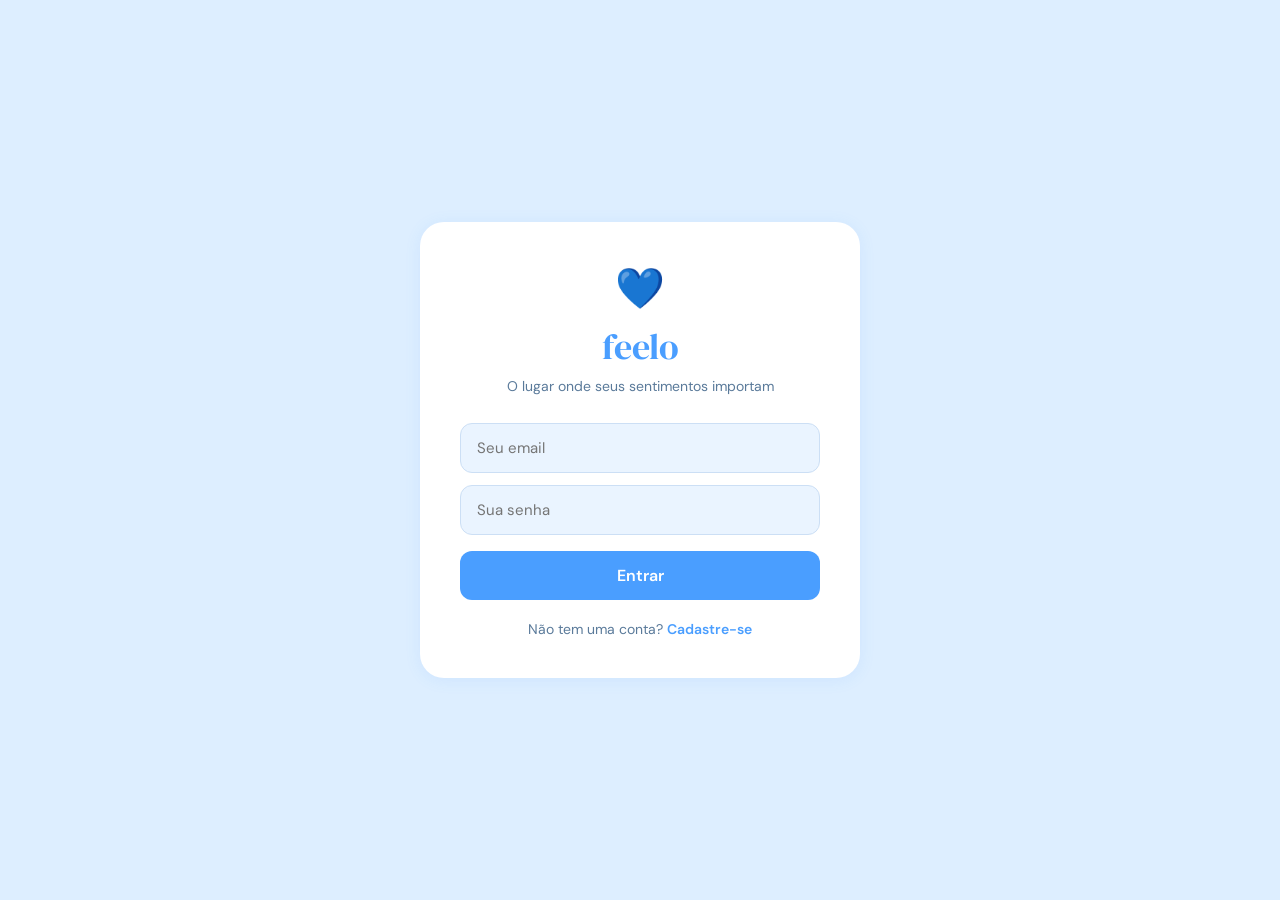
<file: login.html>
<!DOCTYPE html>
<html lang="pt-BR">
<head>
  <meta charset="UTF-8"><meta name="viewport" content="width=device-width, initial-scale=1.0">
  <title>Feelo — Entrar</title>
  <link rel="preconnect" href="https://fonts.googleapis.com">
  <link href="https://fonts.googleapis.com/css2?family=DM+Serif+Display:ital@0;1&family=DM+Sans:wght@300;400;500;600&display=swap" rel="stylesheet">
  <link rel="stylesheet" href="style.css">
</head>
<body>
  <div class="auth-wrapper">
    <div class="auth-card">
      <div style="font-size:40px;margin-bottom:8px">💙</div>
      <div class="auth-logo">feelo</div>
      <p class="auth-tagline">O lugar onde seus sentimentos importam</p>
      <input type="email" class="auth-input" placeholder="Seu email">
      <input type="password" class="auth-input" placeholder="Sua senha">
      <button class="auth-btn" onclick="window.location.href='index.html'">Entrar</button>
      <p class="auth-switch">Não tem uma conta? <a href="signup.html">Cadastre-se</a></p>
    </div>
  </div>
</body>
</html>
</file>
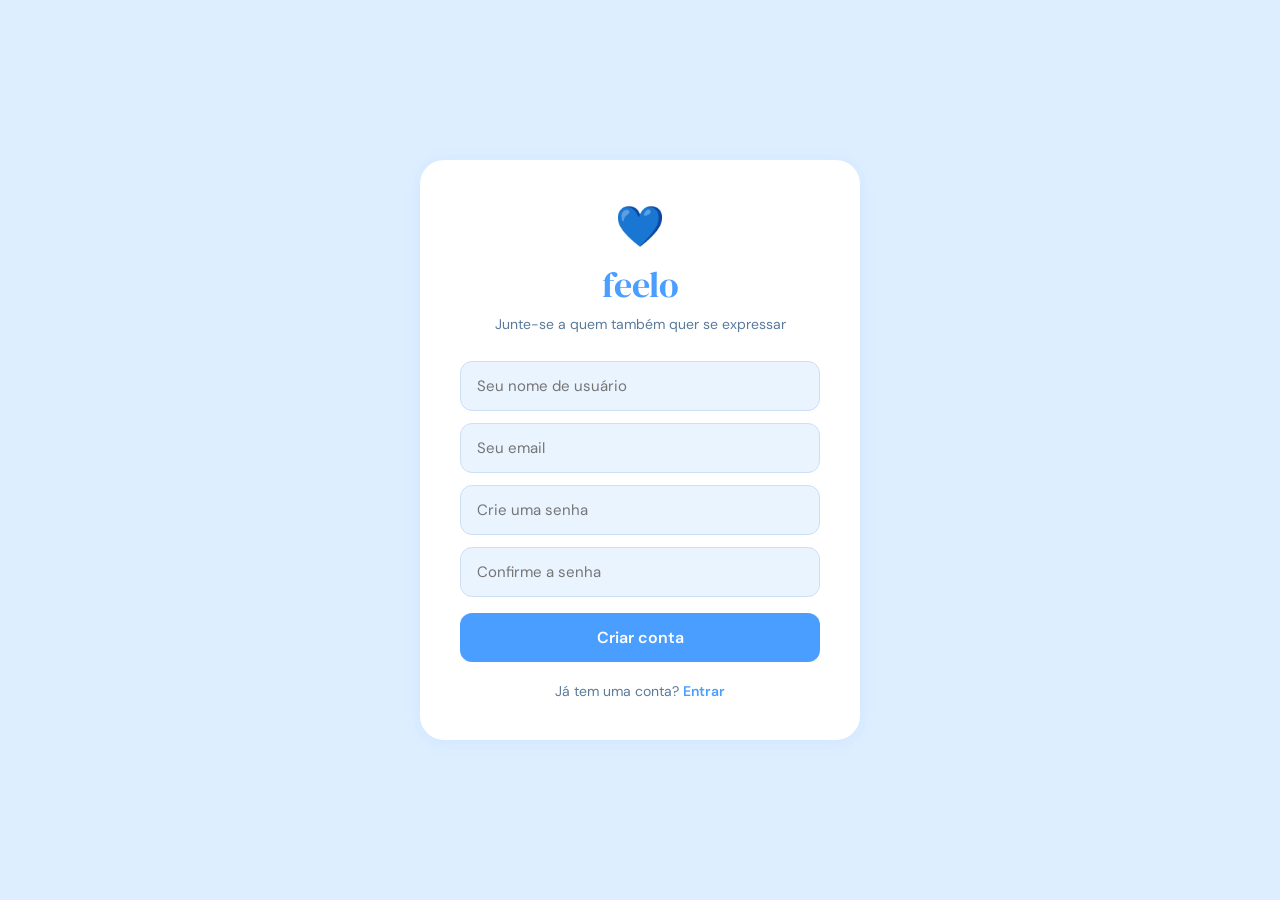
<file: signup.html>
<!DOCTYPE html>
<html lang="pt-BR">
<head>
  <meta charset="UTF-8"><meta name="viewport" content="width=device-width, initial-scale=1.0">
  <title>Feelo — Cadastro</title>
  <link rel="preconnect" href="https://fonts.googleapis.com">
  <link href="https://fonts.googleapis.com/css2?family=DM+Serif+Display:ital@0;1&family=DM+Sans:wght@300;400;500;600&display=swap" rel="stylesheet">
  <link rel="stylesheet" href="style.css">
</head>
<body>
  <div class="auth-wrapper">
    <div class="auth-card">
      <div style="font-size:40px;margin-bottom:8px">💙</div>
      <div class="auth-logo">feelo</div>
      <p class="auth-tagline">Junte-se a quem também quer se expressar</p>
      <input type="text" class="auth-input" placeholder="Seu nome de usuário">
      <input type="email" class="auth-input" placeholder="Seu email">
      <input type="password" class="auth-input" placeholder="Crie uma senha">
      <input type="password" class="auth-input" placeholder="Confirme a senha">
      <button class="auth-btn" onclick="window.location.href='index.html'">Criar conta</button>
      <p class="auth-switch">Já tem uma conta? <a href="login.html">Entrar</a></p>
    </div>
  </div>
</body>
</html>
</file>
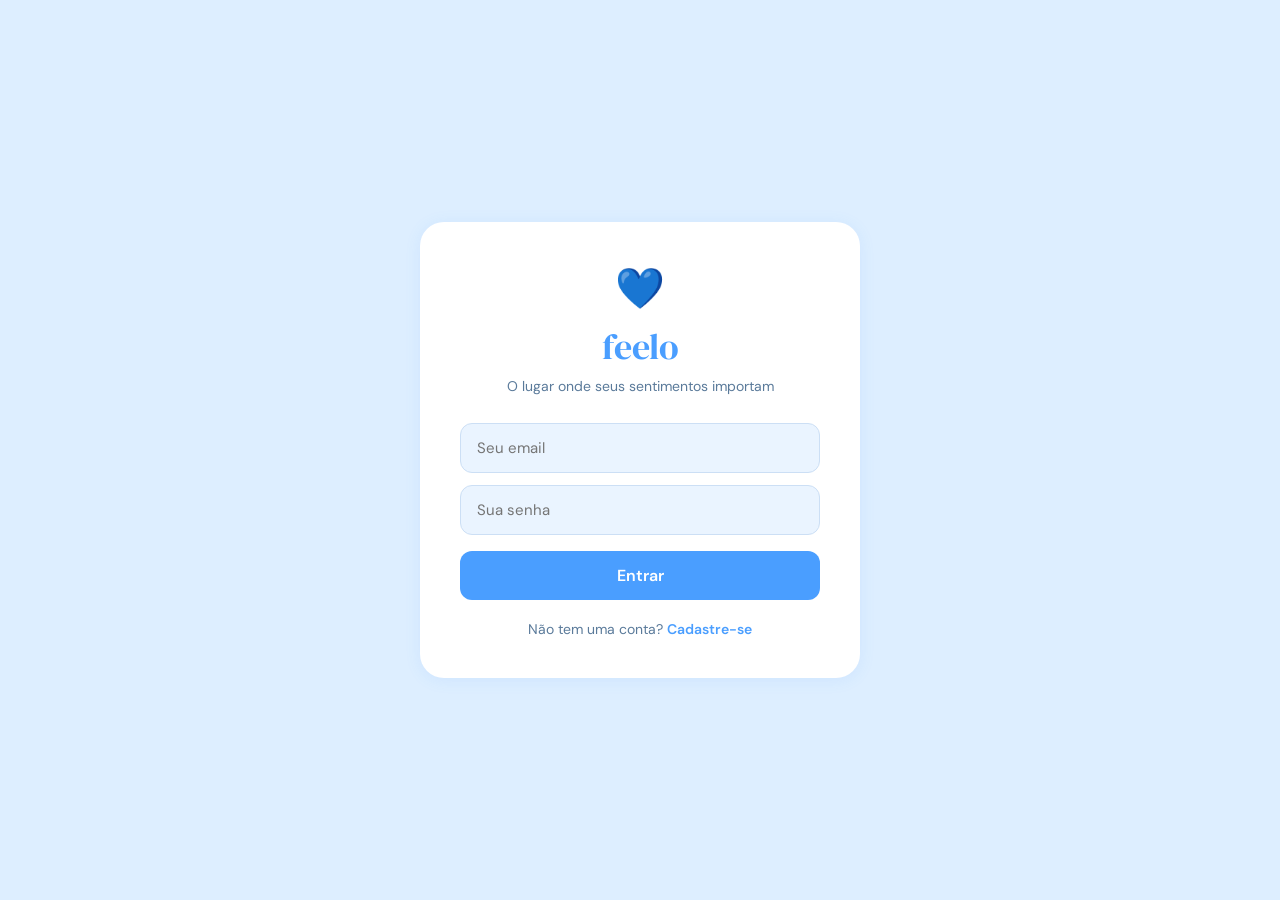
<file: pages/login.html>
<!DOCTYPE html>
<html lang="pt-BR">
<head>
  <meta charset="UTF-8"><meta name="viewport" content="width=device-width, initial-scale=1.0">
  <title>Feelo — Entrar</title>
  <link rel="preconnect" href="https://fonts.googleapis.com">
  <link href="https://fonts.googleapis.com/css2?family=DM+Serif+Display:ital@0;1&family=DM+Sans:wght@300;400;500;600&display=swap" rel="stylesheet">
  <link rel="stylesheet" href="../css/styles.css">
</head>
<body>
  <div class="auth-wrapper">
    <div class="auth-card">
      <div style="font-size:40px;margin-bottom:8px">💙</div>
      <div class="auth-logo">feelo</div>
      <p class="auth-tagline">O lugar onde seus sentimentos importam</p>
      <input type="email" class="auth-input" placeholder="Seu email">
      <input type="password" class="auth-input" placeholder="Sua senha">
      <button class="auth-btn" onclick="window.location.href='index.html'">Entrar</button>
      <p class="auth-switch">Não tem uma conta? <a href="signup.html">Cadastre-se</a></p>
    </div>
  </div>
</body>
</html>
</file>
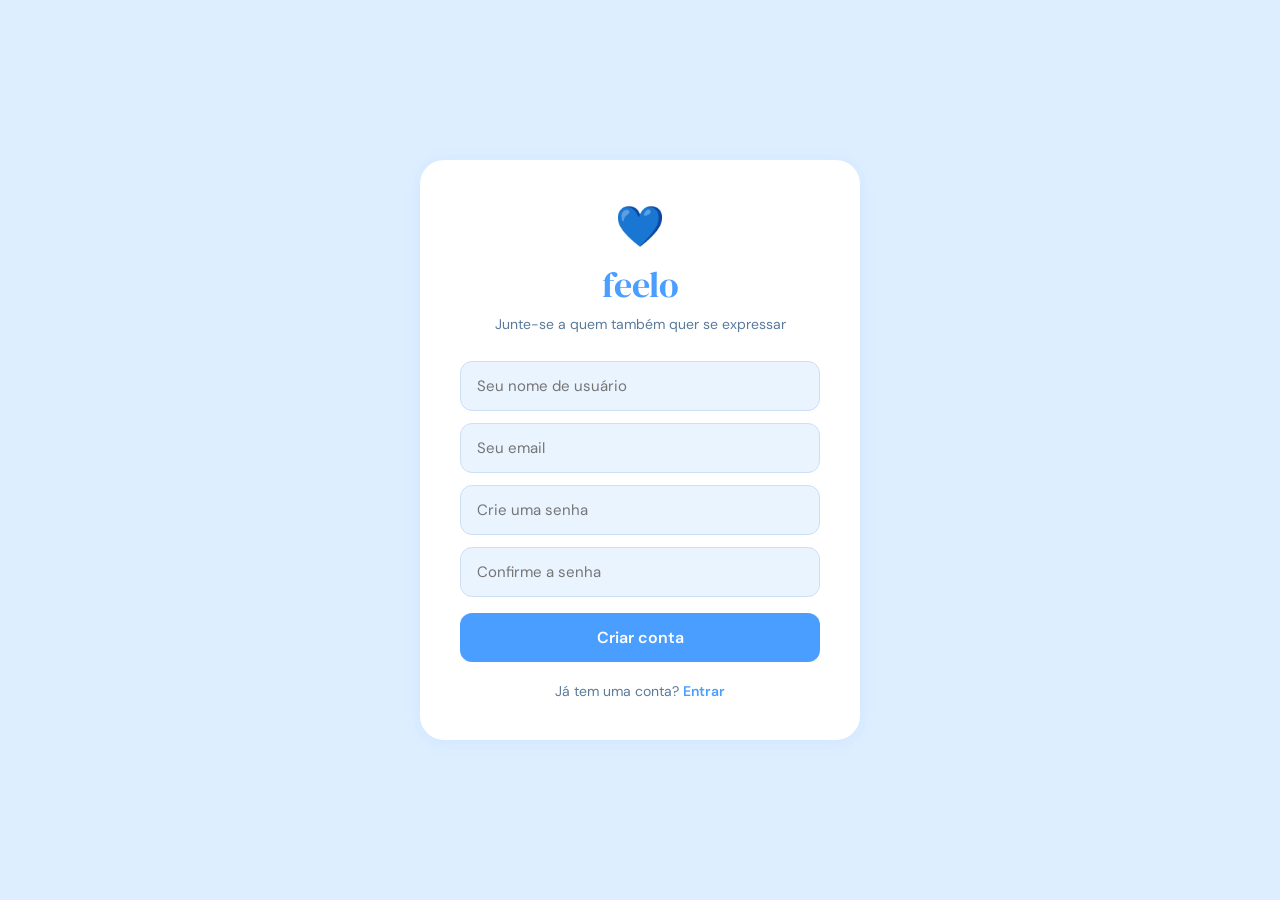
<file: pages/signup.html>
<!DOCTYPE html>
<html lang="pt-BR">
<head>
  <meta charset="UTF-8"><meta name="viewport" content="width=device-width, initial-scale=1.0">
  <title>Feelo — Cadastro</title>
  <link rel="preconnect" href="https://fonts.googleapis.com">
  <link href="https://fonts.googleapis.com/css2?family=DM+Serif+Display:ital@0;1&family=DM+Sans:wght@300;400;500;600&display=swap" rel="stylesheet">
  <link rel="stylesheet" href="../css/styles.css">
</head>
<body>
  <div class="auth-wrapper">
    <div class="auth-card">
      <div style="font-size:40px;margin-bottom:8px">💙</div>
      <div class="auth-logo">feelo</div>
      <p class="auth-tagline">Junte-se a quem também quer se expressar</p>
      <input type="text" class="auth-input" placeholder="Seu nome de usuário">
      <input type="email" class="auth-input" placeholder="Seu email">
      <input type="password" class="auth-input" placeholder="Crie uma senha">
      <input type="password" class="auth-input" placeholder="Confirme a senha">
      <button class="auth-btn" onclick="window.location.href='index.html'">Criar conta</button>
      <p class="auth-switch">Já tem uma conta? <a href="login.html">Entrar</a></p>
    </div>
  </div>
</body>
</html>
</file>
<file: style.css>
/* ===== FEELO — BABY BLUE SOCIAL NETWORK ===== */

:root {
  --bg: #ddeeff;
  --bg2: #eaf4ff;
  --surface: #f0f7ff;
  --surface2: #e2efff;
  --accent: #4a9eff;
  --accent-dark: #2879d8;
  --accent-light: #c5dfff;
  --text: #1a2a3a;
  --text-muted: #5a7a9a;
  --border: #ccdff5;
  --white: #ffffff;
  --shadow: 0 2px 16px rgba(74, 158, 255, 0.10);
  --radius: 16px;
}

* { margin: 0; padding: 0; box-sizing: border-box; }

body {
  font-family: 'DM Sans', sans-serif;
  background: var(--bg);
  color: var(--text);
  min-height: 100vh;
  display: grid;
  grid-template-columns: 260px 1fr 300px;
  gap: 0;
}

/* ===== SIDEBAR ===== */
.sidebar {
  width: 260px;
  height: 100vh;
  position: sticky;
  top: 0;
  padding: 24px 16px;
  display: flex;
  flex-direction: column;
  gap: 8px;
  background: var(--surface);
  border-right: 1px solid var(--border);
}

.logo {
  display: flex;
  align-items: center;
  gap: 10px;
  padding: 8px 12px 20px;
}

.logo-icon svg {
  width: 36px;
  height: 36px;
}

.logo-text {
  font-family: 'DM Serif Display', serif;
  font-size: 28px;
  color: var(--accent);
  letter-spacing: -1px;
}

.nav-links {
  display: flex;
  flex-direction: column;
  gap: 2px;
  flex: 1;
}

.nav-item {
  display: flex;
  align-items: center;
  gap: 14px;
  padding: 12px 16px;
  border-radius: 12px;
  text-decoration: none;
  color: var(--text-muted);
  font-size: 15px;
  font-weight: 500;
  transition: all 0.2s;
  position: relative;
}

.nav-item svg {
  width: 22px;
  height: 22px;
  flex-shrink: 0;
}

.nav-item:hover {
  background: var(--accent-light);
  color: var(--accent-dark);
}

.nav-item.active {
  background: var(--accent);
  color: white;
}

.nav-item.active svg {
  stroke: white;
}

.badge {
  background: var(--accent);
  color: white;
  font-size: 11px;
  font-weight: 600;
  padding: 2px 7px;
  border-radius: 20px;
  margin-left: auto;
}

.nav-item.active .badge {
  background: white;
  color: var(--accent);
}

.post-btn {
  display: flex;
  align-items: center;
  justify-content: center;
  gap: 8px;
  background: var(--accent);
  color: white;
  border: none;
  border-radius: 12px;
  padding: 14px 20px;
  font-size: 15px;
  font-weight: 600;
  font-family: 'DM Sans', sans-serif;
  cursor: pointer;
  transition: all 0.2s;
  margin: 8px 0;
}

.post-btn svg {
  width: 18px;
  height: 18px;
}

.post-btn:hover {
  background: var(--accent-dark);
  transform: translateY(-1px);
  box-shadow: 0 4px 16px rgba(74, 158, 255, 0.35);
}

.sidebar-user {
  display: flex;
  align-items: center;
  gap: 10px;
  padding: 12px;
  border-radius: 12px;
  background: var(--surface2);
  margin-top: auto;
}

.user-avatar-sm {
  width: 38px;
  height: 38px;
  border-radius: 50%;
  object-fit: cover;
  border: 2px solid var(--accent-light);
}

.user-name-sm {
  font-size: 14px;
  font-weight: 600;
  color: var(--text);
}

.user-handle {
  font-size: 12px;
  color: var(--text-muted);
}

/* ===== MAIN CONTENT ===== */
.main-content {
  max-width: 600px;
  width: 100%;
  justify-self: center;
  padding: 0 0 60px;
  border-right: 1px solid var(--border);
  border-left: 1px solid var(--border);
}

.feed-header {
  position: sticky;
  top: 0;
  background: rgba(240, 247, 255, 0.92);
  backdrop-filter: blur(12px);
  padding: 16px 24px 0;
  z-index: 100;
  border-bottom: 1px solid var(--border);
}

.feed-header h1 {
  font-family: 'DM Serif Display', serif;
  font-size: 22px;
  color: var(--text);
  margin-bottom: 12px;
}

.feed-tabs {
  display: flex;
  gap: 0;
}

.tab {
  flex: 1;
  text-align: center;
  padding: 12px;
  text-decoration: none;
  color: var(--text-muted);
  font-size: 15px;
  font-weight: 500;
  border-bottom: 3px solid transparent;
  transition: all 0.2s;
}

.tab.active {
  color: var(--accent);
  border-bottom-color: var(--accent);
  font-weight: 600;
}

.tab:hover {
  color: var(--accent);
  background: var(--accent-light);
}

/* ===== COMPOSE BOX ===== */
.compose-box {
  display: flex;
  gap: 12px;
  padding: 16px 20px;
  border-bottom: 1px solid var(--border);
  background: var(--surface);
}

.user-avatar {
  width: 44px;
  height: 44px;
  border-radius: 50%;
  object-fit: cover;
  border: 2px solid var(--accent-light);
  flex-shrink: 0;
}

.avatar-placeholder {
  width: 44px;
  height: 44px;
  border-radius: 50%;
  display: flex;
  align-items: center;
  justify-content: center;
  font-size: 14px;
  font-weight: 700;
  color: var(--text);
  flex-shrink: 0;
  border: 2px solid var(--border);
}

.compose-inner {
  flex: 1;
  display: flex;
  flex-direction: column;
  gap: 10px;
}

.compose-input {
  width: 100%;
  border: none;
  background: none;
  font-size: 16px;
  font-family: 'DM Sans', sans-serif;
  color: var(--text);
  outline: none;
  padding: 8px 0;
  cursor: pointer;
}

.compose-input::placeholder { color: var(--text-muted); }

.compose-actions {
  display: flex;
  align-items: center;
  gap: 8px;
  border-top: 1px solid var(--border);
  padding-top: 10px;
}

.compose-emoji, .compose-photo {
  background: var(--bg2);
  border: 1px solid var(--border);
  border-radius: 20px;
  padding: 6px 14px;
  font-size: 13px;
  font-family: 'DM Sans', sans-serif;
  cursor: pointer;
  color: var(--text-muted);
  transition: all 0.2s;
}

.compose-emoji:hover, .compose-photo:hover {
  background: var(--accent-light);
  color: var(--accent-dark);
  border-color: var(--accent);
}

.compose-submit {
  margin-left: auto;
  background: var(--accent);
  color: white;
  border: none;
  border-radius: 20px;
  padding: 8px 20px;
  font-size: 14px;
  font-weight: 600;
  font-family: 'DM Sans', sans-serif;
  cursor: pointer;
  transition: all 0.2s;
}

.compose-submit:hover { background: var(--accent-dark); }

/* ===== POST CARD ===== */
.post-card {
  padding: 20px;
  border-bottom: 1px solid var(--border);
  background: var(--surface);
  transition: background 0.2s;
}

.post-card:hover { background: var(--bg2); }

.post-card.new-post {
  animation: fadeSlideIn 0.4s ease;
  background: var(--accent-light);
}

@keyframes fadeSlideIn {
  from { opacity: 0; transform: translateY(-10px); }
  to   { opacity: 1; transform: translateY(0); }
}

.post-header {
  display: flex;
  align-items: center;
  gap: 10px;
  margin-bottom: 12px;
}

.post-user-info {
  flex: 1;
  display: flex;
  flex-direction: column;
  gap: 2px;
}

.post-name {
  font-size: 15px;
  font-weight: 600;
  color: var(--text);
}

.post-handle {
  font-size: 13px;
  color: var(--text-muted);
}

.feeling-tag {
  background: var(--accent-light);
  color: var(--accent-dark);
  border: 1px solid var(--accent);
  border-radius: 20px;
  padding: 4px 12px;
  font-size: 12px;
  font-weight: 600;
  white-space: nowrap;
}

.post-text {
  font-size: 15px;
  line-height: 1.6;
  color: var(--text);
  margin-bottom: 14px;
}

.post-image {
  width: 100%;
  border-radius: 12px;
  margin-bottom: 14px;
  max-height: 320px;
  object-fit: cover;
  display: block;
}

.post-actions {
  display: flex;
  gap: 4px;
}

.action-btn {
  display: flex;
  align-items: center;
  gap: 6px;
  padding: 7px 14px;
  border: none;
  background: none;
  border-radius: 20px;
  font-size: 13px;
  color: var(--text-muted);
  cursor: pointer;
  font-family: 'DM Sans', sans-serif;
  transition: all 0.2s;
}

.action-btn svg {
  width: 17px;
  height: 17px;
}

.action-btn:hover {
  background: var(--accent-light);
  color: var(--accent);
}

.action-btn.liked {
  color: #e74c6f;
}

.action-btn.liked svg {
  fill: #e74c6f;
  stroke: #e74c6f;
}

/* ===== RIGHT SIDEBAR ===== */
.right-sidebar {
  padding: 20px 16px;
  display: flex;
  flex-direction: column;
  gap: 16px;
  height: 100vh;
  position: sticky;
  top: 0;
  overflow-y: auto;
}

.search-box {
  display: flex;
  align-items: center;
  gap: 10px;
  background: var(--surface);
  border: 1px solid var(--border);
  border-radius: 24px;
  padding: 10px 16px;
}

.search-box svg {
  width: 18px;
  height: 18px;
  stroke: var(--text-muted);
  flex-shrink: 0;
}

.search-box input {
  border: none;
  background: none;
  font-size: 14px;
  font-family: 'DM Sans', sans-serif;
  color: var(--text);
  outline: none;
  width: 100%;
}

.search-box input::placeholder { color: var(--text-muted); }

.widget {
  background: var(--surface);
  border: 1px solid var(--border);
  border-radius: var(--radius);
  padding: 16px;
}

.widget-title {
  font-family: 'DM Serif Display', serif;
  font-size: 17px;
  color: var(--text);
  margin-bottom: 14px;
}

.trend-item {
  display: flex;
  align-items: center;
  gap: 12px;
  padding: 8px 0;
  border-bottom: 1px solid var(--border);
  cursor: pointer;
  transition: all 0.2s;
  border-radius: 8px;
}

.trend-item:last-child { border-bottom: none; }

.trend-item:hover { background: var(--bg2); padding-left: 6px; }

.trend-emoji {
  font-size: 20px;
  width: 36px;
  height: 36px;
  background: var(--bg2);
  border-radius: 10px;
  display: flex;
  align-items: center;
  justify-content: center;
  flex-shrink: 0;
}

.trend-name {
  font-size: 14px;
  font-weight: 600;
  color: var(--text);
}

.trend-count {
  font-size: 12px;
  color: var(--text-muted);
}

.suggest-item {
  display: flex;
  align-items: center;
  gap: 10px;
  padding: 8px 0;
  border-bottom: 1px solid var(--border);
}

.suggest-item:last-child { border-bottom: none; }

.suggest-item .avatar-placeholder {
  width: 38px;
  height: 38px;
  font-size: 12px;
}

.suggest-info { flex: 1; }

.suggest-name {
  font-size: 14px;
  font-weight: 600;
  color: var(--text);
}

.suggest-handle {
  font-size: 12px;
  color: var(--text-muted);
}

.follow-btn {
  background: var(--text);
  color: white;
  border: none;
  border-radius: 20px;
  padding: 6px 14px;
  font-size: 13px;
  font-weight: 600;
  font-family: 'DM Sans', sans-serif;
  cursor: pointer;
  transition: all 0.2s;
}

.follow-btn:hover {
  background: var(--accent);
}

.footer-links {
  font-size: 12px;
  color: var(--text-muted);
  line-height: 2;
}

.footer-links a {
  text-decoration: none;
  color: var(--text-muted);
}

.footer-links a:hover { color: var(--accent); }

/* ===== MODAL ===== */
.modal-overlay {
  position: fixed;
  inset: 0;
  background: rgba(74, 158, 255, 0.18);
  backdrop-filter: blur(4px);
  z-index: 1000;
  display: flex;
  align-items: center;
  justify-content: center;
  opacity: 0;
  pointer-events: none;
  transition: opacity 0.25s;
}

.modal-overlay.active {
  opacity: 1;
  pointer-events: all;
}

.modal-box {
  background: var(--white);
  border-radius: 20px;
  padding: 28px;
  width: 520px;
  max-width: 95vw;
  box-shadow: 0 20px 60px rgba(0,0,0,0.15);
  position: relative;
  transform: translateY(20px);
  transition: transform 0.25s;
}

.modal-overlay.active .modal-box {
  transform: translateY(0);
}

.modal-close {
  position: absolute;
  top: 16px;
  right: 16px;
  background: var(--bg2);
  border: none;
  border-radius: 50%;
  width: 32px;
  height: 32px;
  font-size: 14px;
  cursor: pointer;
  color: var(--text-muted);
  transition: all 0.2s;
}

.modal-close:hover { background: var(--accent-light); color: var(--accent); }

.modal-title {
  font-family: 'DM Serif Display', serif;
  font-size: 22px;
  color: var(--text);
  margin-bottom: 16px;
}

.modal-user {
  display: flex;
  align-items: center;
  gap: 10px;
  margin-bottom: 16px;
  font-size: 15px;
  font-weight: 600;
  color: var(--text);
}

.modal-user img {
  width: 40px;
  height: 40px;
  border-radius: 50%;
  border: 2px solid var(--accent-light);
}

.feeling-picker {
  display: flex;
  flex-wrap: wrap;
  gap: 8px;
  margin-bottom: 16px;
}

.feel-option {
  background: var(--bg2);
  border: 1.5px solid var(--border);
  border-radius: 20px;
  padding: 6px 14px;
  font-size: 13px;
  cursor: pointer;
  transition: all 0.2s;
  color: var(--text-muted);
  font-family: 'DM Sans', sans-serif;
}

.feel-option:hover {
  background: var(--accent-light);
  border-color: var(--accent);
  color: var(--accent-dark);
}

.feel-option.selected {
  background: var(--accent);
  border-color: var(--accent);
  color: white;
}

.modal-textarea {
  width: 100%;
  min-height: 120px;
  border: 1.5px solid var(--border);
  border-radius: 12px;
  padding: 14px;
  font-size: 15px;
  font-family: 'DM Sans', sans-serif;
  color: var(--text);
  background: var(--bg2);
  resize: vertical;
  outline: none;
  transition: border-color 0.2s;
  margin-bottom: 16px;
}

.modal-textarea:focus { border-color: var(--accent); background: var(--white); }

.modal-submit {
  width: 100%;
  background: var(--accent);
  color: white;
  border: none;
  border-radius: 12px;
  padding: 14px;
  font-size: 16px;
  font-weight: 600;
  font-family: 'DM Sans', sans-serif;
  cursor: pointer;
  transition: all 0.2s;
}

.modal-submit:hover {
  background: var(--accent-dark);
  transform: translateY(-1px);
  box-shadow: 0 4px 16px rgba(74, 158, 255, 0.35);
}

/* ===== GENERIC PAGES (profile, explore, etc) ===== */
.page-header {
  position: sticky;
  top: 0;
  background: rgba(240, 247, 255, 0.92);
  backdrop-filter: blur(12px);
  padding: 16px 24px;
  z-index: 100;
  border-bottom: 1px solid var(--border);
  display: flex;
  align-items: center;
  gap: 12px;
}

.back-btn {
  background: none;
  border: none;
  cursor: pointer;
  color: var(--text-muted);
  display: flex;
  align-items: center;
}

.back-btn svg { width: 22px; height: 22px; }
.back-btn:hover { color: var(--accent); }

.page-header h1 {
  font-family: 'DM Serif Display', serif;
  font-size: 20px;
  color: var(--text);
}

/* Profile Cover */
.profile-cover {
  height: 160px;
  background: linear-gradient(135deg, var(--accent-light), var(--accent));
  position: relative;
}

.profile-avatar-wrap {
  position: absolute;
  bottom: -28px;
  left: 20px;
}

.profile-avatar {
  width: 80px;
  height: 80px;
  border-radius: 50%;
  border: 4px solid var(--surface);
  object-fit: cover;
}

.profile-info-section {
  padding: 44px 20px 20px;
  border-bottom: 1px solid var(--border);
}

.profile-name {
  font-family: 'DM Serif Display', serif;
  font-size: 22px;
  color: var(--text);
}

.profile-handle {
  font-size: 14px;
  color: var(--text-muted);
  margin-bottom: 10px;
}

.profile-bio {
  font-size: 15px;
  line-height: 1.5;
  color: var(--text);
  margin-bottom: 14px;
}

.profile-stats {
  display: flex;
  gap: 20px;
}

.profile-stat span {
  font-weight: 700;
  color: var(--text);
}

.profile-stat {
  font-size: 14px;
  color: var(--text-muted);
}

/* Explore grid */
.explore-grid {
  display: grid;
  grid-template-columns: 1fr 1fr;
  gap: 1px;
  background: var(--border);
}

.explore-cell {
  background: var(--surface);
  padding: 16px;
  cursor: pointer;
  transition: background 0.2s;
}

.explore-cell:hover { background: var(--bg2); }

.explore-emoji { font-size: 28px; margin-bottom: 8px; }
.explore-label { font-size: 14px; font-weight: 600; color: var(--text); }
.explore-count { font-size: 12px; color: var(--text-muted); }

/* Empty state */
.empty-state {
  text-align: center;
  padding: 60px 24px;
  color: var(--text-muted);
}

.empty-icon { font-size: 48px; margin-bottom: 12px; }
.empty-title { font-family: 'DM Serif Display', serif; font-size: 20px; color: var(--text); margin-bottom: 8px; }
.empty-text { font-size: 14px; line-height: 1.6; }

/* Auth pages */
.auth-wrapper {
  grid-column: 1 / -1;
  display: flex;
  align-items: center;
  justify-content: center;
  min-height: 100vh;
  background: var(--bg);
}

.auth-card {
  background: var(--white);
  border-radius: 24px;
  padding: 40px;
  width: 440px;
  max-width: 95vw;
  box-shadow: var(--shadow);
  text-align: center;
}

.auth-logo {
  font-family: 'DM Serif Display', serif;
  font-size: 36px;
  color: var(--accent);
  margin-bottom: 6px;
}

.auth-tagline {
  font-size: 14px;
  color: var(--text-muted);
  margin-bottom: 28px;
}

.auth-input {
  width: 100%;
  background: var(--bg2);
  border: 1.5px solid var(--border);
  border-radius: 12px;
  padding: 14px 16px;
  font-size: 15px;
  font-family: 'DM Sans', sans-serif;
  color: var(--text);
  outline: none;
  margin-bottom: 12px;
  transition: border-color 0.2s;
}

.auth-input:focus { border-color: var(--accent); background: var(--white); }

.auth-btn {
  width: 100%;
  background: var(--accent);
  color: white;
  border: none;
  border-radius: 12px;
  padding: 14px;
  font-size: 16px;
  font-weight: 600;
  font-family: 'DM Sans', sans-serif;
  cursor: pointer;
  transition: all 0.2s;
  margin-top: 4px;
}

.auth-btn:hover {
  background: var(--accent-dark);
  box-shadow: 0 4px 16px rgba(74, 158, 255, 0.35);
}

.auth-switch {
  margin-top: 20px;
  font-size: 14px;
  color: var(--text-muted);
}

.auth-switch a { color: var(--accent); font-weight: 600; text-decoration: none; }
.auth-switch a:hover { text-decoration: underline; }

/* Notification items */
.notif-item {
  display: flex;
  align-items: flex-start;
  gap: 12px;
  padding: 16px 20px;
  border-bottom: 1px solid var(--border);
  background: var(--surface);
  transition: background 0.2s;
  cursor: pointer;
}

.notif-item:hover { background: var(--bg2); }
.notif-item.unread { background: var(--accent-light); }

.notif-icon {
  width: 40px;
  height: 40px;
  border-radius: 50%;
  background: var(--bg2);
  display: flex;
  align-items: center;
  justify-content: center;
  font-size: 18px;
  flex-shrink: 0;
}

.notif-text {
  font-size: 14px;
  line-height: 1.5;
  color: var(--text);
}

.notif-time {
  font-size: 12px;
  color: var(--text-muted);
  margin-top: 4px;
}

/* Messages */
.conversation-list { border-bottom: 1px solid var(--border); }

.convo-item {
  display: flex;
  align-items: center;
  gap: 12px;
  padding: 14px 20px;
  cursor: pointer;
  transition: background 0.2s;
  border-bottom: 1px solid var(--border);
}

.convo-item:hover { background: var(--bg2); }

.convo-avatar { width: 48px; height: 48px; border-radius: 50%; flex-shrink: 0; }

.convo-info { flex: 1; min-width: 0; }
.convo-name { font-size: 15px; font-weight: 600; color: var(--text); }
.convo-preview { font-size: 13px; color: var(--text-muted); white-space: nowrap; overflow: hidden; text-overflow: ellipsis; }

.convo-meta { text-align: right; }
.convo-time { font-size: 12px; color: var(--text-muted); }
.unread-dot { width: 8px; height: 8px; background: var(--accent); border-radius: 50%; margin-left: auto; margin-top: 4px; }

/* Responsive */
@media (max-width: 1200px) {
  body { grid-template-columns: 72px 1fr 0px; }
  .right-sidebar { display: none; }
  .sidebar { width: 72px; padding: 16px 8px; }
  .logo-text, .nav-item span, .post-btn span, .sidebar-user div, .post-btn svg + * { display: none; }
  .nav-item { justify-content: center; padding: 12px; }
  .post-btn { padding: 14px; width: 48px; height: 48px; border-radius: 50%; }
  .sidebar-user { justify-content: center; }
}

@media (max-width: 640px) {
  body { grid-template-columns: 0px 1fr 0px; }
  .sidebar { display: none; }
  .main-content { max-width: 100%; }
}
</file>
<file: css/styles.css>
/* ===== FEELO — BABY BLUE SOCIAL NETWORK ===== */

:root {
  --bg: #ddeeff;
  --bg2: #eaf4ff;
  --surface: #f0f7ff;
  --surface2: #e2efff;
  --accent: #4a9eff;
  --accent-dark: #2879d8;
  --accent-light: #c5dfff;
  --text: #1a2a3a;
  --text-muted: #5a7a9a;
  --border: #ccdff5;
  --white: #ffffff;
  --shadow: 0 2px 16px rgba(74, 158, 255, 0.10);
  --radius: 16px;
}

* { margin: 0; padding: 0; box-sizing: border-box; }

body {
  font-family: 'DM Sans', sans-serif;
  background: var(--bg);
  color: var(--text);
  min-height: 100vh;
  display: grid;
  grid-template-columns: 260px 1fr 300px;
  gap: 0;
}

/* ===== SIDEBAR ===== */
.sidebar {
  width: 260px;
  height: 100vh;
  position: sticky;
  top: 0;
  padding: 24px 16px;
  display: flex;
  flex-direction: column;
  gap: 8px;
  background: var(--surface);
  border-right: 1px solid var(--border);
}

.logo {
  display: flex;
  align-items: center;
  gap: 10px;
  padding: 8px 12px 20px;
}

.logo-icon svg {
  width: 36px;
  height: 36px;
}

.logo-text {
  font-family: 'DM Serif Display', serif;
  font-size: 28px;
  color: var(--accent);
  letter-spacing: -1px;
}

.nav-links {
  display: flex;
  flex-direction: column;
  gap: 2px;
  flex: 1;
}

.nav-item {
  display: flex;
  align-items: center;
  gap: 14px;
  padding: 12px 16px;
  border-radius: 12px;
  text-decoration: none;
  color: var(--text-muted);
  font-size: 15px;
  font-weight: 500;
  transition: all 0.2s;
  position: relative;
}

.nav-item svg {
  width: 22px;
  height: 22px;
  flex-shrink: 0;
}

.nav-item:hover {
  background: var(--accent-light);
  color: var(--accent-dark);
}

.nav-item.active {
  background: var(--accent);
  color: white;
}

.nav-item.active svg {
  stroke: white;
}

.badge {
  background: var(--accent);
  color: white;
  font-size: 11px;
  font-weight: 600;
  padding: 2px 7px;
  border-radius: 20px;
  margin-left: auto;
}

.nav-item.active .badge {
  background: white;
  color: var(--accent);
}

.post-btn {
  display: flex;
  align-items: center;
  justify-content: center;
  gap: 8px;
  background: var(--accent);
  color: white;
  border: none;
  border-radius: 12px;
  padding: 14px 20px;
  font-size: 15px;
  font-weight: 600;
  font-family: 'DM Sans', sans-serif;
  cursor: pointer;
  transition: all 0.2s;
  margin: 8px 0;
}

.post-btn svg {
  width: 18px;
  height: 18px;
}

.post-btn:hover {
  background: var(--accent-dark);
  transform: translateY(-1px);
  box-shadow: 0 4px 16px rgba(74, 158, 255, 0.35);
}

.sidebar-user {
  display: flex;
  align-items: center;
  gap: 10px;
  padding: 12px;
  border-radius: 12px;
  background: var(--surface2);
  margin-top: auto;
}

.user-avatar-sm {
  width: 38px;
  height: 38px;
  border-radius: 50%;
  object-fit: cover;
  border: 2px solid var(--accent-light);
}

.user-name-sm {
  font-size: 14px;
  font-weight: 600;
  color: var(--text);
}

.user-handle {
  font-size: 12px;
  color: var(--text-muted);
}

/* ===== MAIN CONTENT ===== */
.main-content {
  max-width: 600px;
  width: 100%;
  justify-self: center;
  padding: 0 0 60px;
  border-right: 1px solid var(--border);
  border-left: 1px solid var(--border);
}

.feed-header {
  position: sticky;
  top: 0;
  background: rgba(240, 247, 255, 0.92);
  backdrop-filter: blur(12px);
  padding: 16px 24px 0;
  z-index: 100;
  border-bottom: 1px solid var(--border);
}

.feed-header h1 {
  font-family: 'DM Serif Display', serif;
  font-size: 22px;
  color: var(--text);
  margin-bottom: 12px;
}

.feed-tabs {
  display: flex;
  gap: 0;
}

.tab {
  flex: 1;
  text-align: center;
  padding: 12px;
  text-decoration: none;
  color: var(--text-muted);
  font-size: 15px;
  font-weight: 500;
  border-bottom: 3px solid transparent;
  transition: all 0.2s;
}

.tab.active {
  color: var(--accent);
  border-bottom-color: var(--accent);
  font-weight: 600;
}

.tab:hover {
  color: var(--accent);
  background: var(--accent-light);
}

/* ===== COMPOSE BOX ===== */
.compose-box {
  display: flex;
  gap: 12px;
  padding: 16px 20px;
  border-bottom: 1px solid var(--border);
  background: var(--surface);
}

.user-avatar {
  width: 44px;
  height: 44px;
  border-radius: 50%;
  object-fit: cover;
  border: 2px solid var(--accent-light);
  flex-shrink: 0;
}

.avatar-placeholder {
  width: 44px;
  height: 44px;
  border-radius: 50%;
  display: flex;
  align-items: center;
  justify-content: center;
  font-size: 14px;
  font-weight: 700;
  color: var(--text);
  flex-shrink: 0;
  border: 2px solid var(--border);
}

.compose-inner {
  flex: 1;
  display: flex;
  flex-direction: column;
  gap: 10px;
}

.compose-input {
  width: 100%;
  border: none;
  background: none;
  font-size: 16px;
  font-family: 'DM Sans', sans-serif;
  color: var(--text);
  outline: none;
  padding: 8px 0;
  cursor: pointer;
}

.compose-input::placeholder { color: var(--text-muted); }

.compose-actions {
  display: flex;
  align-items: center;
  gap: 8px;
  border-top: 1px solid var(--border);
  padding-top: 10px;
}

.compose-emoji, .compose-photo {
  background: var(--bg2);
  border: 1px solid var(--border);
  border-radius: 20px;
  padding: 6px 14px;
  font-size: 13px;
  font-family: 'DM Sans', sans-serif;
  cursor: pointer;
  color: var(--text-muted);
  transition: all 0.2s;
}

.compose-emoji:hover, .compose-photo:hover {
  background: var(--accent-light);
  color: var(--accent-dark);
  border-color: var(--accent);
}

.compose-submit {
  margin-left: auto;
  background: var(--accent);
  color: white;
  border: none;
  border-radius: 20px;
  padding: 8px 20px;
  font-size: 14px;
  font-weight: 600;
  font-family: 'DM Sans', sans-serif;
  cursor: pointer;
  transition: all 0.2s;
}

.compose-submit:hover { background: var(--accent-dark); }

/* ===== POST CARD ===== */
.post-card {
  padding: 20px;
  border-bottom: 1px solid var(--border);
  background: var(--surface);
  transition: background 0.2s;
}

.post-card:hover { background: var(--bg2); }

.post-card.new-post {
  animation: fadeSlideIn 0.4s ease;
  background: var(--accent-light);
}

@keyframes fadeSlideIn {
  from { opacity: 0; transform: translateY(-10px); }
  to   { opacity: 1; transform: translateY(0); }
}

.post-header {
  display: flex;
  align-items: center;
  gap: 10px;
  margin-bottom: 12px;
}

.post-user-info {
  flex: 1;
  display: flex;
  flex-direction: column;
  gap: 2px;
}

.post-name {
  font-size: 15px;
  font-weight: 600;
  color: var(--text);
}

.post-handle {
  font-size: 13px;
  color: var(--text-muted);
}

.feeling-tag {
  background: var(--accent-light);
  color: var(--accent-dark);
  border: 1px solid var(--accent);
  border-radius: 20px;
  padding: 4px 12px;
  font-size: 12px;
  font-weight: 600;
  white-space: nowrap;
}

.post-text {
  font-size: 15px;
  line-height: 1.6;
  color: var(--text);
  margin-bottom: 14px;
}

.post-image {
  width: 100%;
  border-radius: 12px;
  margin-bottom: 14px;
  max-height: 320px;
  object-fit: cover;
  display: block;
}

.post-actions {
  display: flex;
  gap: 4px;
}

.action-btn {
  display: flex;
  align-items: center;
  gap: 6px;
  padding: 7px 14px;
  border: none;
  background: none;
  border-radius: 20px;
  font-size: 13px;
  color: var(--text-muted);
  cursor: pointer;
  font-family: 'DM Sans', sans-serif;
  transition: all 0.2s;
}

.action-btn svg {
  width: 17px;
  height: 17px;
}

.action-btn:hover {
  background: var(--accent-light);
  color: var(--accent);
}

.action-btn.liked {
  color: #e74c6f;
}

.action-btn.liked svg {
  fill: #e74c6f;
  stroke: #e74c6f;
}

/* ===== RIGHT SIDEBAR ===== */
.right-sidebar {
  padding: 20px 16px;
  display: flex;
  flex-direction: column;
  gap: 16px;
  height: 100vh;
  position: sticky;
  top: 0;
  overflow-y: auto;
}

.search-box {
  display: flex;
  align-items: center;
  gap: 10px;
  background: var(--surface);
  border: 1px solid var(--border);
  border-radius: 24px;
  padding: 10px 16px;
}

.search-box svg {
  width: 18px;
  height: 18px;
  stroke: var(--text-muted);
  flex-shrink: 0;
}

.search-box input {
  border: none;
  background: none;
  font-size: 14px;
  font-family: 'DM Sans', sans-serif;
  color: var(--text);
  outline: none;
  width: 100%;
}

.search-box input::placeholder { color: var(--text-muted); }

.widget {
  background: var(--surface);
  border: 1px solid var(--border);
  border-radius: var(--radius);
  padding: 16px;
}

.widget-title {
  font-family: 'DM Serif Display', serif;
  font-size: 17px;
  color: var(--text);
  margin-bottom: 14px;
}

.trend-item {
  display: flex;
  align-items: center;
  gap: 12px;
  padding: 8px 0;
  border-bottom: 1px solid var(--border);
  cursor: pointer;
  transition: all 0.2s;
  border-radius: 8px;
}

.trend-item:last-child { border-bottom: none; }

.trend-item:hover { background: var(--bg2); padding-left: 6px; }

.trend-emoji {
  font-size: 20px;
  width: 36px;
  height: 36px;
  background: var(--bg2);
  border-radius: 10px;
  display: flex;
  align-items: center;
  justify-content: center;
  flex-shrink: 0;
}

.trend-name {
  font-size: 14px;
  font-weight: 600;
  color: var(--text);
}

.trend-count {
  font-size: 12px;
  color: var(--text-muted);
}

.suggest-item {
  display: flex;
  align-items: center;
  gap: 10px;
  padding: 8px 0;
  border-bottom: 1px solid var(--border);
}

.suggest-item:last-child { border-bottom: none; }

.suggest-item .avatar-placeholder {
  width: 38px;
  height: 38px;
  font-size: 12px;
}

.suggest-info { flex: 1; }

.suggest-name {
  font-size: 14px;
  font-weight: 600;
  color: var(--text);
}

.suggest-handle {
  font-size: 12px;
  color: var(--text-muted);
}

.follow-btn {
  background: var(--text);
  color: white;
  border: none;
  border-radius: 20px;
  padding: 6px 14px;
  font-size: 13px;
  font-weight: 600;
  font-family: 'DM Sans', sans-serif;
  cursor: pointer;
  transition: all 0.2s;
}

.follow-btn:hover {
  background: var(--accent);
}

.footer-links {
  font-size: 12px;
  color: var(--text-muted);
  line-height: 2;
}

.footer-links a {
  text-decoration: none;
  color: var(--text-muted);
}

.footer-links a:hover { color: var(--accent); }

/* ===== MODAL ===== */
.modal-overlay {
  position: fixed;
  inset: 0;
  background: rgba(74, 158, 255, 0.18);
  backdrop-filter: blur(4px);
  z-index: 1000;
  display: flex;
  align-items: center;
  justify-content: center;
  opacity: 0;
  pointer-events: none;
  transition: opacity 0.25s;
}

.modal-overlay.active {
  opacity: 1;
  pointer-events: all;
}

.modal-box {
  background: var(--white);
  border-radius: 20px;
  padding: 28px;
  width: 520px;
  max-width: 95vw;
  box-shadow: 0 20px 60px rgba(0,0,0,0.15);
  position: relative;
  transform: translateY(20px);
  transition: transform 0.25s;
}

.modal-overlay.active .modal-box {
  transform: translateY(0);
}

.modal-close {
  position: absolute;
  top: 16px;
  right: 16px;
  background: var(--bg2);
  border: none;
  border-radius: 50%;
  width: 32px;
  height: 32px;
  font-size: 14px;
  cursor: pointer;
  color: var(--text-muted);
  transition: all 0.2s;
}

.modal-close:hover { background: var(--accent-light); color: var(--accent); }

.modal-title {
  font-family: 'DM Serif Display', serif;
  font-size: 22px;
  color: var(--text);
  margin-bottom: 16px;
}

.modal-user {
  display: flex;
  align-items: center;
  gap: 10px;
  margin-bottom: 16px;
  font-size: 15px;
  font-weight: 600;
  color: var(--text);
}

.modal-user img {
  width: 40px;
  height: 40px;
  border-radius: 50%;
  border: 2px solid var(--accent-light);
}

.feeling-picker {
  display: flex;
  flex-wrap: wrap;
  gap: 8px;
  margin-bottom: 16px;
}

.feel-option {
  background: var(--bg2);
  border: 1.5px solid var(--border);
  border-radius: 20px;
  padding: 6px 14px;
  font-size: 13px;
  cursor: pointer;
  transition: all 0.2s;
  color: var(--text-muted);
  font-family: 'DM Sans', sans-serif;
}

.feel-option:hover {
  background: var(--accent-light);
  border-color: var(--accent);
  color: var(--accent-dark);
}

.feel-option.selected {
  background: var(--accent);
  border-color: var(--accent);
  color: white;
}

.modal-textarea {
  width: 100%;
  min-height: 120px;
  border: 1.5px solid var(--border);
  border-radius: 12px;
  padding: 14px;
  font-size: 15px;
  font-family: 'DM Sans', sans-serif;
  color: var(--text);
  background: var(--bg2);
  resize: vertical;
  outline: none;
  transition: border-color 0.2s;
  margin-bottom: 16px;
}

.modal-textarea:focus { border-color: var(--accent); background: var(--white); }

.modal-submit {
  width: 100%;
  background: var(--accent);
  color: white;
  border: none;
  border-radius: 12px;
  padding: 14px;
  font-size: 16px;
  font-weight: 600;
  font-family: 'DM Sans', sans-serif;
  cursor: pointer;
  transition: all 0.2s;
}

.modal-submit:hover {
  background: var(--accent-dark);
  transform: translateY(-1px);
  box-shadow: 0 4px 16px rgba(74, 158, 255, 0.35);
}

/* ===== GENERIC PAGES (profile, explore, etc) ===== */
.page-header {
  position: sticky;
  top: 0;
  background: rgba(240, 247, 255, 0.92);
  backdrop-filter: blur(12px);
  padding: 16px 24px;
  z-index: 100;
  border-bottom: 1px solid var(--border);
  display: flex;
  align-items: center;
  gap: 12px;
}

.back-btn {
  background: none;
  border: none;
  cursor: pointer;
  color: var(--text-muted);
  display: flex;
  align-items: center;
}

.back-btn svg { width: 22px; height: 22px; }
.back-btn:hover { color: var(--accent); }

.page-header h1 {
  font-family: 'DM Serif Display', serif;
  font-size: 20px;
  color: var(--text);
}

/* Profile Cover */
.profile-cover {
  height: 160px;
  background: linear-gradient(135deg, var(--accent-light), var(--accent));
  position: relative;
}

.profile-avatar-wrap {
  position: absolute;
  bottom: -28px;
  left: 20px;
}

.profile-avatar {
  width: 80px;
  height: 80px;
  border-radius: 50%;
  border: 4px solid var(--surface);
  object-fit: cover;
}

.profile-info-section {
  padding: 44px 20px 20px;
  border-bottom: 1px solid var(--border);
}

.profile-name {
  font-family: 'DM Serif Display', serif;
  font-size: 22px;
  color: var(--text);
}

.profile-handle {
  font-size: 14px;
  color: var(--text-muted);
  margin-bottom: 10px;
}

.profile-bio {
  font-size: 15px;
  line-height: 1.5;
  color: var(--text);
  margin-bottom: 14px;
}

.profile-stats {
  display: flex;
  gap: 20px;
}

.profile-stat span {
  font-weight: 700;
  color: var(--text);
}

.profile-stat {
  font-size: 14px;
  color: var(--text-muted);
}

/* Explore grid */
.explore-grid {
  display: grid;
  grid-template-columns: 1fr 1fr;
  gap: 1px;
  background: var(--border);
}

.explore-cell {
  background: var(--surface);
  padding: 16px;
  cursor: pointer;
  transition: background 0.2s;
}

.explore-cell:hover { background: var(--bg2); }

.explore-emoji { font-size: 28px; margin-bottom: 8px; }
.explore-label { font-size: 14px; font-weight: 600; color: var(--text); }
.explore-count { font-size: 12px; color: var(--text-muted); }

/* Empty state */
.empty-state {
  text-align: center;
  padding: 60px 24px;
  color: var(--text-muted);
}

.empty-icon { font-size: 48px; margin-bottom: 12px; }
.empty-title { font-family: 'DM Serif Display', serif; font-size: 20px; color: var(--text); margin-bottom: 8px; }
.empty-text { font-size: 14px; line-height: 1.6; }

/* Auth pages */
.auth-wrapper {
  grid-column: 1 / -1;
  display: flex;
  align-items: center;
  justify-content: center;
  min-height: 100vh;
  background: var(--bg);
}

.auth-card {
  background: var(--white);
  border-radius: 24px;
  padding: 40px;
  width: 440px;
  max-width: 95vw;
  box-shadow: var(--shadow);
  text-align: center;
}

.auth-logo {
  font-family: 'DM Serif Display', serif;
  font-size: 36px;
  color: var(--accent);
  margin-bottom: 6px;
}

.auth-tagline {
  font-size: 14px;
  color: var(--text-muted);
  margin-bottom: 28px;
}

.auth-input {
  width: 100%;
  background: var(--bg2);
  border: 1.5px solid var(--border);
  border-radius: 12px;
  padding: 14px 16px;
  font-size: 15px;
  font-family: 'DM Sans', sans-serif;
  color: var(--text);
  outline: none;
  margin-bottom: 12px;
  transition: border-color 0.2s;
}

.auth-input:focus { border-color: var(--accent); background: var(--white); }

.auth-btn {
  width: 100%;
  background: var(--accent);
  color: white;
  border: none;
  border-radius: 12px;
  padding: 14px;
  font-size: 16px;
  font-weight: 600;
  font-family: 'DM Sans', sans-serif;
  cursor: pointer;
  transition: all 0.2s;
  margin-top: 4px;
}

.auth-btn:hover {
  background: var(--accent-dark);
  box-shadow: 0 4px 16px rgba(74, 158, 255, 0.35);
}

.auth-switch {
  margin-top: 20px;
  font-size: 14px;
  color: var(--text-muted);
}

.auth-switch a { color: var(--accent); font-weight: 600; text-decoration: none; }
.auth-switch a:hover { text-decoration: underline; }

/* Notification items */
.notif-item {
  display: flex;
  align-items: flex-start;
  gap: 12px;
  padding: 16px 20px;
  border-bottom: 1px solid var(--border);
  background: var(--surface);
  transition: background 0.2s;
  cursor: pointer;
}

.notif-item:hover { background: var(--bg2); }
.notif-item.unread { background: var(--accent-light); }

.notif-icon {
  width: 40px;
  height: 40px;
  border-radius: 50%;
  background: var(--bg2);
  display: flex;
  align-items: center;
  justify-content: center;
  font-size: 18px;
  flex-shrink: 0;
}

.notif-text {
  font-size: 14px;
  line-height: 1.5;
  color: var(--text);
}

.notif-time {
  font-size: 12px;
  color: var(--text-muted);
  margin-top: 4px;
}

/* Messages */
.conversation-list { border-bottom: 1px solid var(--border); }

.convo-item {
  display: flex;
  align-items: center;
  gap: 12px;
  padding: 14px 20px;
  cursor: pointer;
  transition: background 0.2s;
  border-bottom: 1px solid var(--border);
}

.convo-item:hover { background: var(--bg2); }

.convo-avatar { width: 48px; height: 48px; border-radius: 50%; flex-shrink: 0; }

.convo-info { flex: 1; min-width: 0; }
.convo-name { font-size: 15px; font-weight: 600; color: var(--text); }
.convo-preview { font-size: 13px; color: var(--text-muted); white-space: nowrap; overflow: hidden; text-overflow: ellipsis; }

.convo-meta { text-align: right; }
.convo-time { font-size: 12px; color: var(--text-muted); }
.unread-dot { width: 8px; height: 8px; background: var(--accent); border-radius: 50%; margin-left: auto; margin-top: 4px; }

/* Responsive */
@media (max-width: 1200px) {
  body { grid-template-columns: 72px 1fr 0px; }
  .right-sidebar { display: none; }
  .sidebar { width: 72px; padding: 16px 8px; }
  .logo-text, .nav-item span, .post-btn span, .sidebar-user div, .post-btn svg + * { display: none; }
  .nav-item { justify-content: center; padding: 12px; }
  .post-btn { padding: 14px; width: 48px; height: 48px; border-radius: 50%; }
  .sidebar-user { justify-content: center; }
}

@media (max-width: 640px) {
  body { grid-template-columns: 0px 1fr 0px; }
  .sidebar { display: none; }
  .main-content { max-width: 100%; }
}
/* AJUSTE PARA CELULAR (MOBILE) */
@media (max-width: 768px) {
  body {
    /* Muda de 3 colunas para 1 coluna só */
    grid-template-columns: 1fr; 
    padding: 10px;
  }

  /* Esconde as barras laterais no celular para o feed respirar */
  .sidebar, .right-sidebar {
    display: none;
  }

  /* Faz o conteúdo principal ocupar a tela toda */
  .main-content {
    width: 100%;
    margin: 0;
  }

  /* Ajusta o texto do post para não quebrar por letra */
  .post-text {
    word-break: normal;
    font-size: 16px;
    line-height: 1.4;
  }
}
</file>
